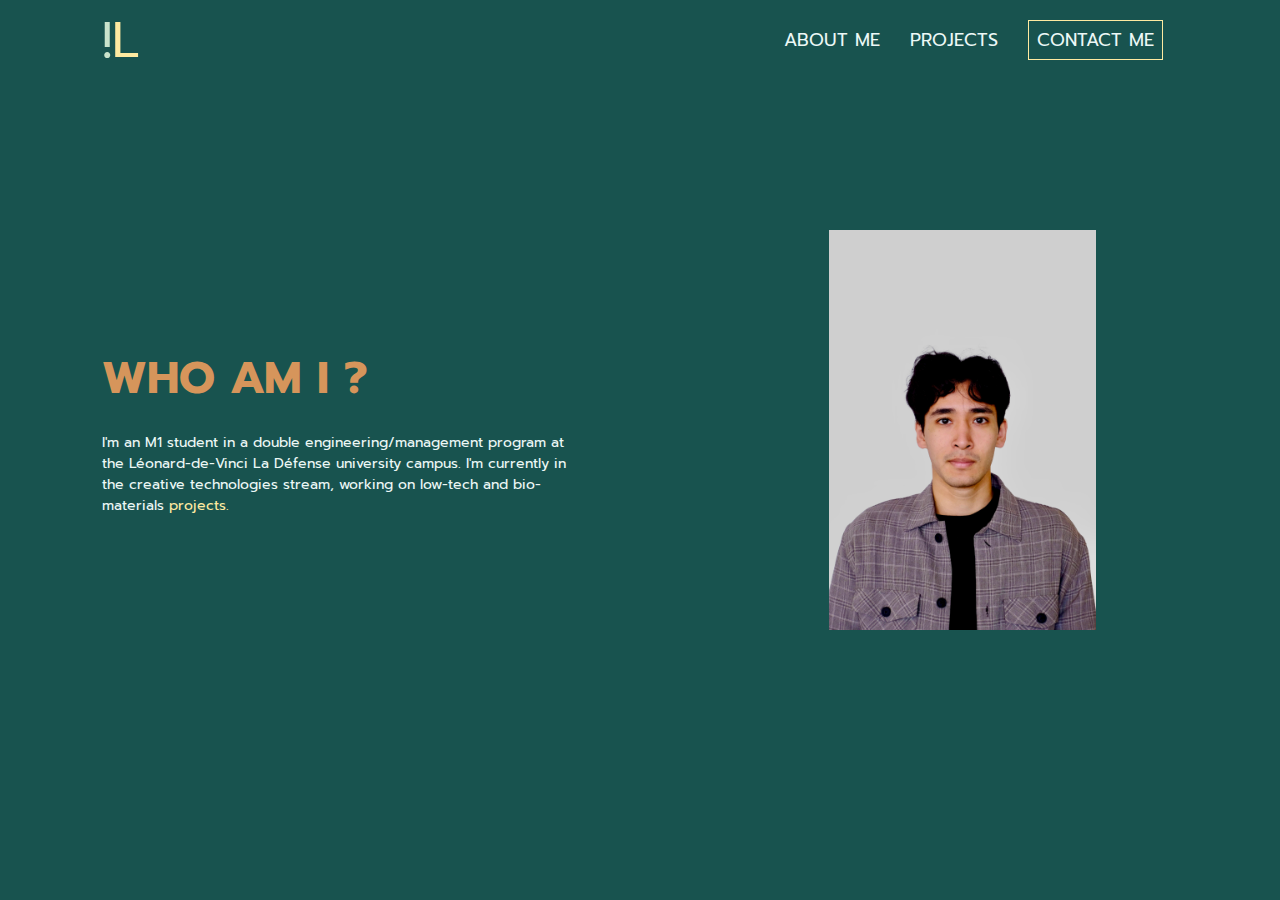
<file: index.html>
<!DOCTYPE html> <!-- Indique que ce fichier utilise HTML5 -->
<html lang="en"> <!-- Début du document, langage défini comme anglais -->
<head>
    <!-- Contenu invisible de la page et qui contient des métadonnées (liens, titre etc) -->
    <meta charset="UTF-8"> <!-- Permet l'affichage des caractères spéciaux -->
    <meta http-equiv="X-UA-Compatible" content="IE-edge"> <!-- assure la compatibilité avec d'anciens moteurs de recherche -->
    <meta name="viewport" content="width=device-width, initial-scale=1.0"> <!-- Optimisation pour les mobiles -->
    <!-- name="viewport" : Configure la manière dont la page est affichée dans le navigateur -->
    <!-- content="width=device-width" : Définit que la largeur de la page doit correspondre à celle de l’écran de l’appareil -->
    <!-- ninitial-scale=1.0 : Définit un zoom initial de 100 %, c'est-à-dire une vue normale sans agrandissement -->
    
    <title>PortefolioLJ</title> <!-- Titre affiché dans l'onglet du navigateur -->
    
    <link rel="stylesheet" href="style.css"> <!-- permet de relier un fichier externe (comme un CSS ou une icône) à mon document HTML -->
    <!-- rel="stylesheet" : Précise que le fichier lié est une feuille de style CSS. -->
    <!-- href="style.css" : Définit le chemin du fichier CSS à charger. -->

</head>
<body>
    <!-- Contenu visible de la page -->
    <header>

        <div class="logo">
            <span style ="color : #C9E3CC">!</span>L
        </div>
        <nav> <!-- Bon réflexe à avoir pour une meilleure structure sémantique et accessibilité -->
            <ul class="menu"> 
                <!-- Permet de créer des liste avec des puces, utiliser <ol></o  l> pour une liste avec des numéros -->
                   <li><a href="index.html">About me</a></li> <!-- éléments de la liste -->
                   <!-- Chaque lien <a href="..."> pointe vers un fichier HTML différent -->
                   <li><a href="Projects.html">Projects</a></li>
                   <li class="contact"><a href="Contact.html">Contact Me</a></li>
                </ul>
        </nav>
        <!-- <p class="test">blablabla</p>
        <div class="box">
            Contenu de la boîte
        </div> -->
        
    </header>

    <!-- Section dédiée à mon introduction et ma présentation  -->
    <section class="introduction">
        <div class="left">
            <h1>
                <span>WHO</span>
                <span>AM</span>
                <span>I</span>
                <span>?</span>
            </h1>
            <p>I'm an M1 student in a double engineering/management program at the Léonard-de-Vinci La Défense university campus. I'm currently in the creative 
                technologies stream, working on low-tech and bio-materials <a href="Projects.html">projects.</a> </p>
        </div>
        <div class="right">
            <img src="PP.jpg">
        </div>
    </section>

</body>
</html>
</file>
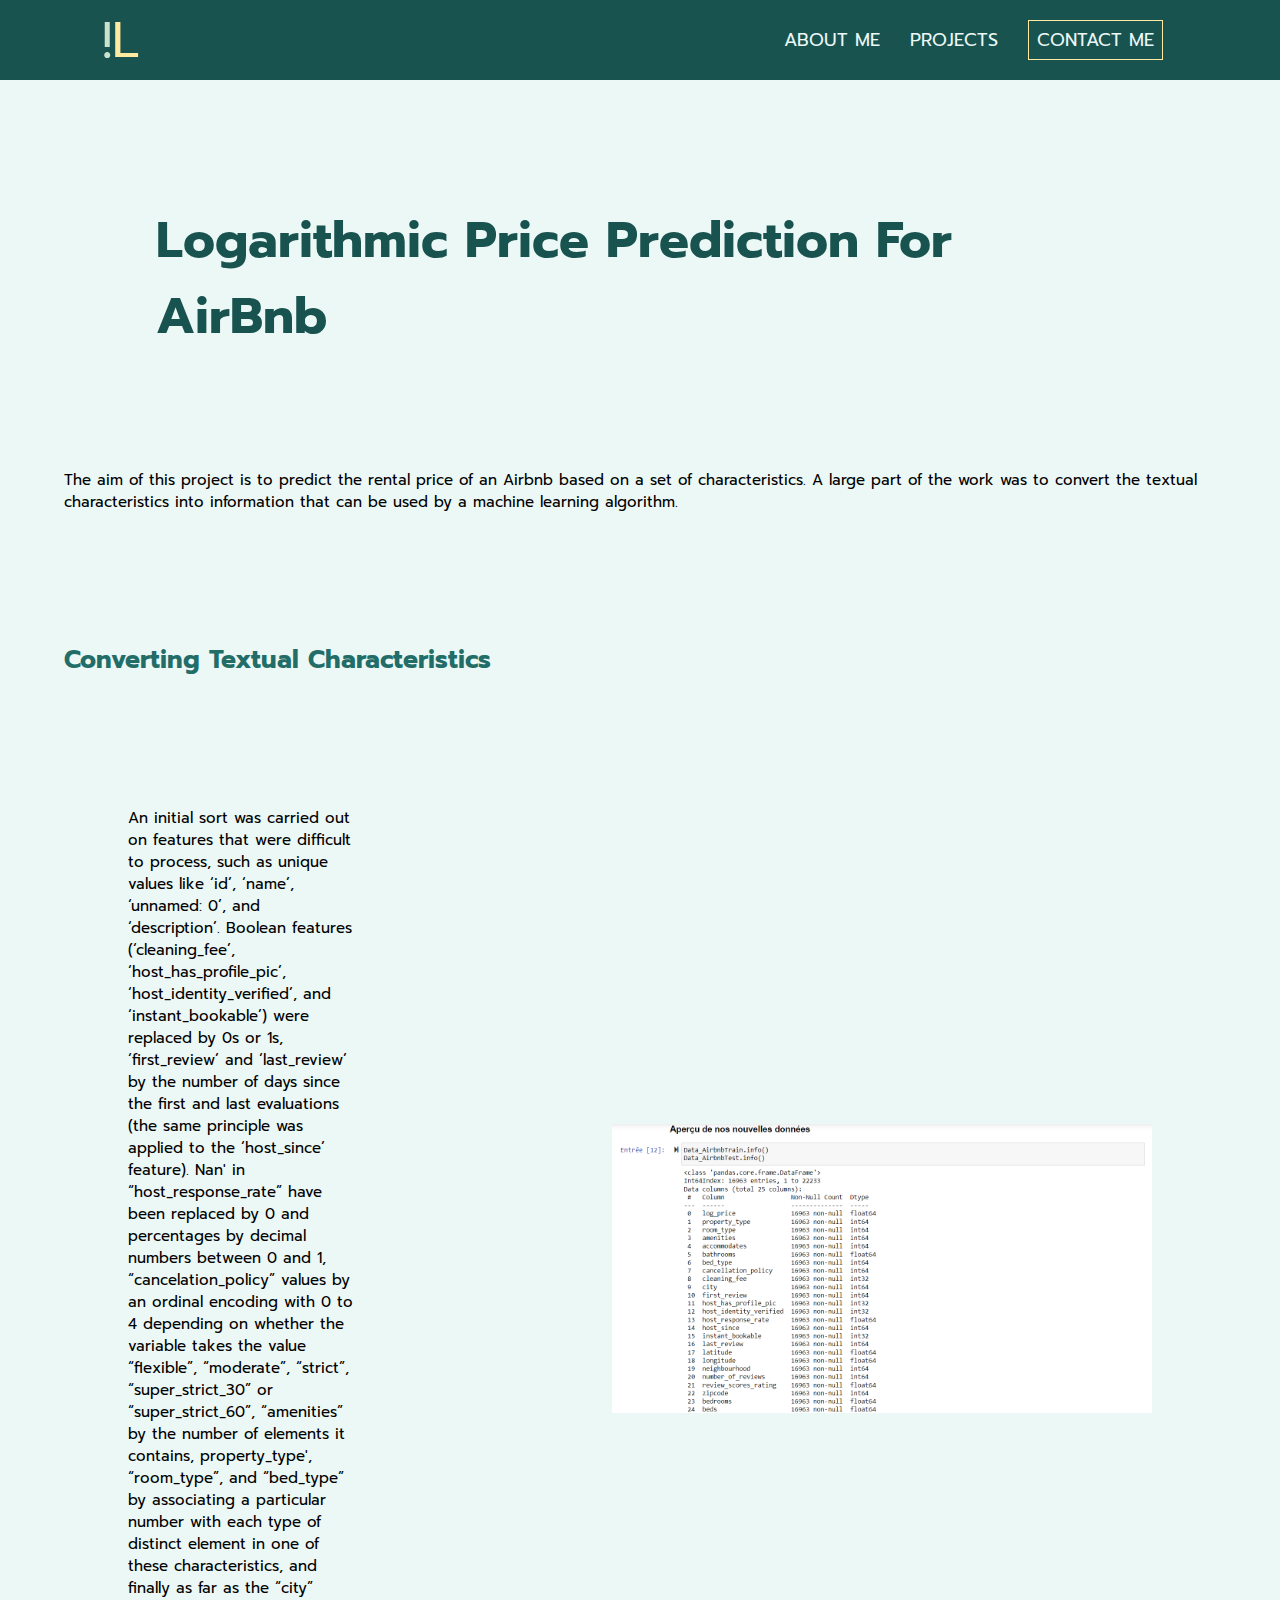
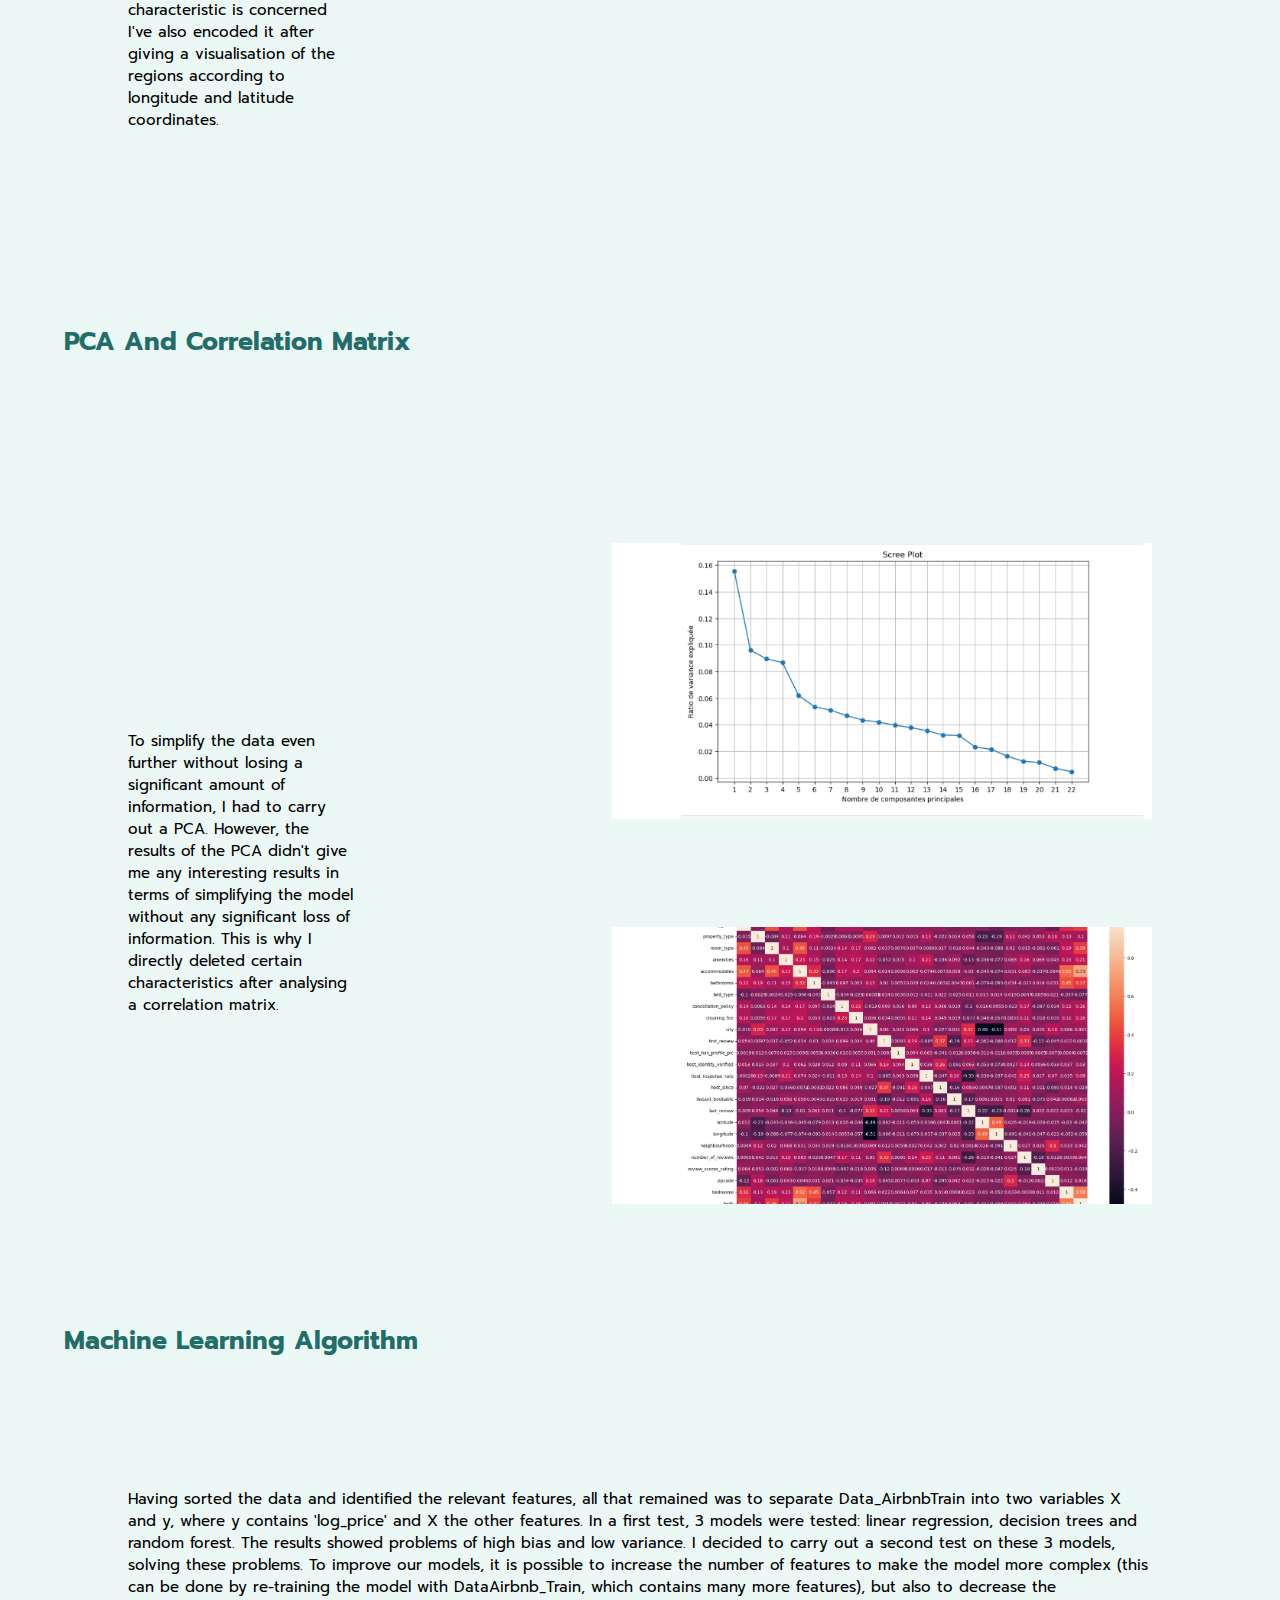
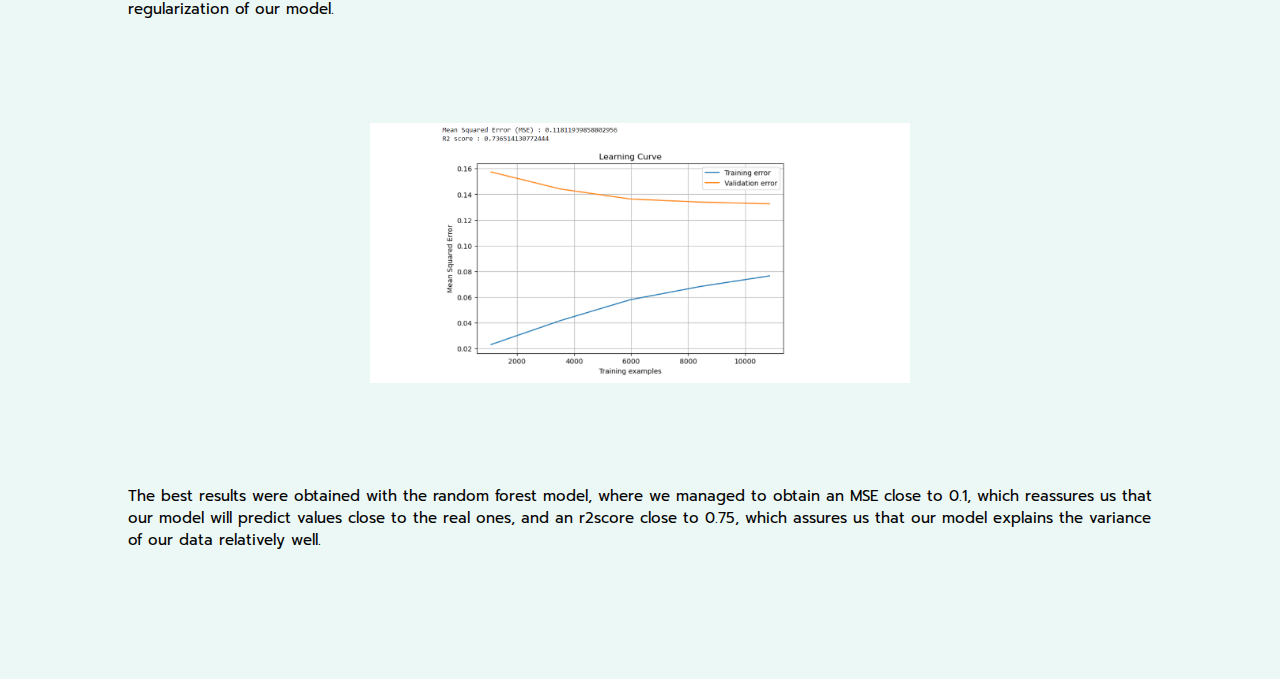
<file: AirBnbPrediction.html>
<!DOCTYPE html>
<html lang="en">
<head>
    <meta charset="UTF-8">
    <meta http-equiv="X-UA-Compatible" content="IE-edge">
    <meta name="viewport" content="width=device-width, initial-scale=1.0">
    <title>Contact</title>
    <link rel="stylesheet" href="style.css">
</head>
<body>
    <header>

        <div class="logo">
            <span style ="color : #C9E3CC">!</span>L
        </div>
        <nav> 
            <ul class="menu"> 
                   <li><a href="index.html">About me</a></li> 
                   <li><a href="Projects.html">Projects</a></li>
                   <li class="contact"><a href="Contact.html">Contact Me</a></li>
                </ul>
        </nav>
    </header>

    <section class="AirbnbProject">
        <div class="AirbnbProjectAbstract">
            <h1>
                Logarithmic Price Prediction For AirBnb
            </h1>
            
            <p>
                The aim of this project is to predict the rental price of an Airbnb based on a set of characteristics. 
                A large part of the work was to convert the textual characteristics into information that can be used by a machine learning 
                algorithm. 
            </p>
        </div>
        <div class="TextualCharacteristics">
            <h2>
                Converting Textual Characteristics
            </h2>

            <div class="ConvertingTextualCharacteristics">
            <p>
                An initial sort was carried out on features that were difficult to process, such as unique values like ‘id’, ‘name’, ‘unnamed: 0’, 
                and ‘description’. Boolean features (‘cleaning_fee’, ‘host_has_profile_pic’, ‘host_identity_verified’, and ‘instant_bookable’) 
                were replaced by 0s or 1s, ‘first_review’ and ‘last_review’ by the number of days since the first and last evaluations (the same 
                principle was applied to the ‘host_since’ feature). Nan' in “host_response_rate” have been replaced by 0 and percentages by 
                decimal numbers between 0 and 1, “cancelation_policy” values by an ordinal encoding with 0 to 4 depending on whether the variable 
                takes the value “flexible”, “moderate”, “strict”, “super_strict_30” or “super_strict_60”, “amenities” by the number of elements it 
                contains, property_type', “room_type”, and “bed_type” by associating a particular number with each type of distinct element in one 
                of these characteristics, and finally as far as the “city” characteristic is concerned I've also encoded it after giving a 
                visualisation of the regions according to longitude and latitude coordinates.
            </p>
            <img src="NouvellesDonneesAirbnb.png">
        </div>
        <div class="PCAAndCM">
            <h2>
                PCA And Correlation Matrix
            </h2>
            <div class="PCAAndCMAnalysis">
                <p>
                    To simplify the data even further without losing a significant amount of information, I had to carry out a PCA. However, the results 
                    of the PCA didn't give me any interesting results in terms of simplifying the model without any significant loss of information. This 
                    is why I directly deleted certain characteristics after analysing a correlation matrix. 
                </p>
                <diV class="PCAAndCMAnalysisImages">
                    <img src="AirBnbPCA.png">
                    <img src="AirbnbCorrelationMatrix.png">
                </diV>
            </div>
        </div>
        <div class="ModeleDePredictionAirBnb">
            <h2>
                Machine Learning Algorithm
            </h2>
            <div class="MLAlgorithm">
                <p>
                    Having sorted the data and identified the relevant features, all that remained was to separate Data_AirbnbTrain into two variables X and y, 
                    where y contains 'log_price' and X the other features. In a first test, 3 models were tested: linear regression, decision trees and random 
                    forest. The results showed problems of high bias and low variance. I decided to carry out a second test on these 3 models, solving these 
                    problems. To improve our models, it is possible to increase the number of features to make the model more complex (this can be done by 
                    re-training the model with DataAirbnb_Train, which contains many more features), but also to decrease the regularization of our model. 
                </p>
                    <diV class="MLAlgorithmImages">
                    <img src="AirBnbLearningCurveRandomForest.png">
                    </diV>
                <p>
                    The best results were obtained with the random forest model, where we managed to obtain an MSE close to 0.1, which reassures us that our model 
                    will predict values close to the real ones, and an r2score close to 0.75, which assures us that our model explains the variance of our data 
                    relatively well.
                </p>
            </div>
        </div>
    </section>

</body>
</html>
</file>
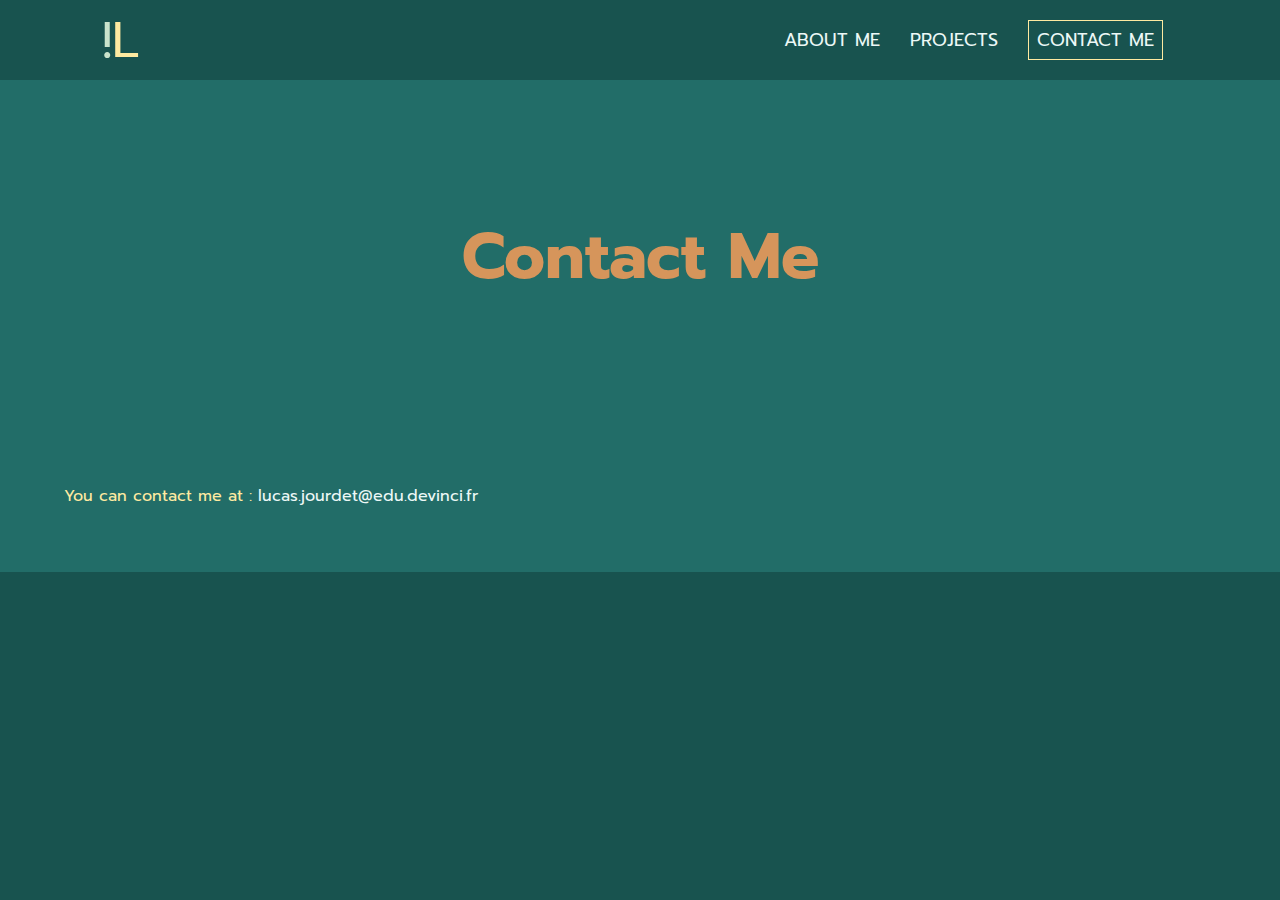
<file: Contact.html>
<!DOCTYPE html>
<html lang="en">
<head>
    <meta charset="UTF-8">
    <meta http-equiv="X-UA-Compatible" content="IE-edge">
    <meta name="viewport" content="width=device-width, initial-scale=1.0">
    <title>Contact</title>
    <link rel="stylesheet" href="style.css">
</head>
<body>
    <header>

        <div class="logo">
            <span style ="color : #C9E3CC">!</span>L
        </div>
        <nav> 
            <ul class="menu"> 
                   <li><a href="index.html">About me</a></li> 
                   <li><a href="Projects.html">Projects</a></li>
                   <li class="contact"><a href="Contact.html">Contact Me</a></li>
                </ul>
        </nav>
    </header>

    <section>
        <div class="Contacttitle">
            <h1>
                Contact Me
            </h1>
            <p>
                You can contact me at : <span style="color : #ECF8F6">lucas.jourdet@edu.devinci.fr</span>
            </p>
        </div>
    </section>

</body>
</html>
</file>
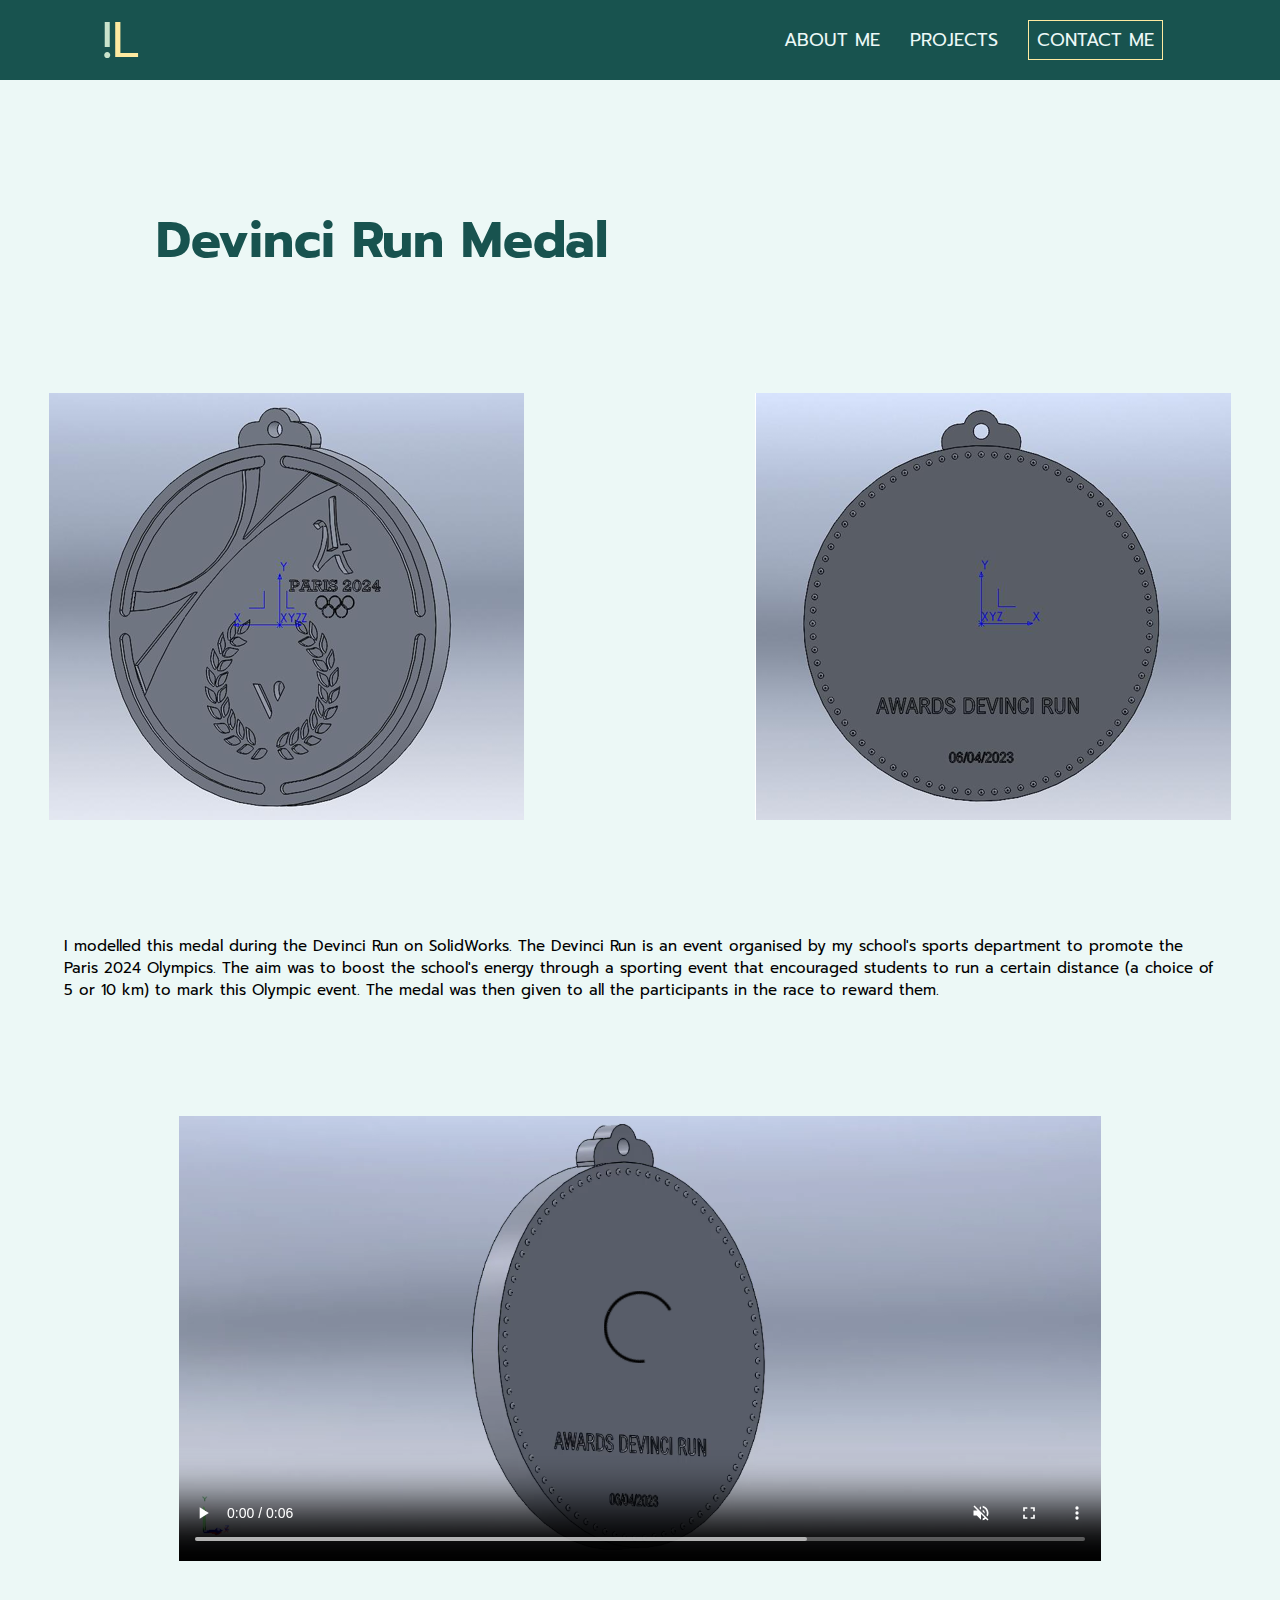
<file: MedailleDEVINCIRun.html>
<!DOCTYPE html>
<html lang="en">
<head>
    <meta charset="UTF-8">
    <meta http-equiv="X-UA-Compatible" content="IE-edge">
    <meta name="viewport" content="width=device-width, initial-scale=1.0">
    <title>Contact</title>
    <link rel="stylesheet" href="style.css">
</head>
<body>
    <header>

        <div class="logo">
            <span style ="color : #C9E3CC">!</span>L
        </div>
        <nav> 
            <ul class="menu"> 
                   <li><a href="index.html">About me</a></li> 
                   <li><a href="Projects.html">Projects</a></li>
                   <li class="contact"><a href="Contact.html">Contact Me</a></li>
                </ul>
        </nav>
    </header>
    <section class="MedailleDEVINCIRunProject">
        <div class="MedailleDEVINCIRunAbstract">
            <h1>
                Devinci Run Medal
            </h1>
            <div class="DevinciRunMedalImage">
                <img src="DevinciRunMedal1.png">
                <img src="DevinciRunMedal2.png">
            </div>
            <p>
                I modelled this medal during the Devinci Run on SolidWorks. The Devinci Run is an event organised by my school's sports 
                department to promote the Paris 2024 Olympics. The aim was to boost the school's energy through a sporting event that 
                encouraged students to run a certain distance (a choice of 5 or 10 km) to mark this Olympic event. The medal was then given to 
                all the participants in the race to reward them. 
            </p>
            <div class="DevinciRunMedalDemonstration">
                <video class="DevinciRunMedalVideo" controls muted width="600">
                    <source src="DevinciRunMedal.mp4" type="video/mp4">
                </video>
        </div>
    </section>
</body>
</html>
</file>
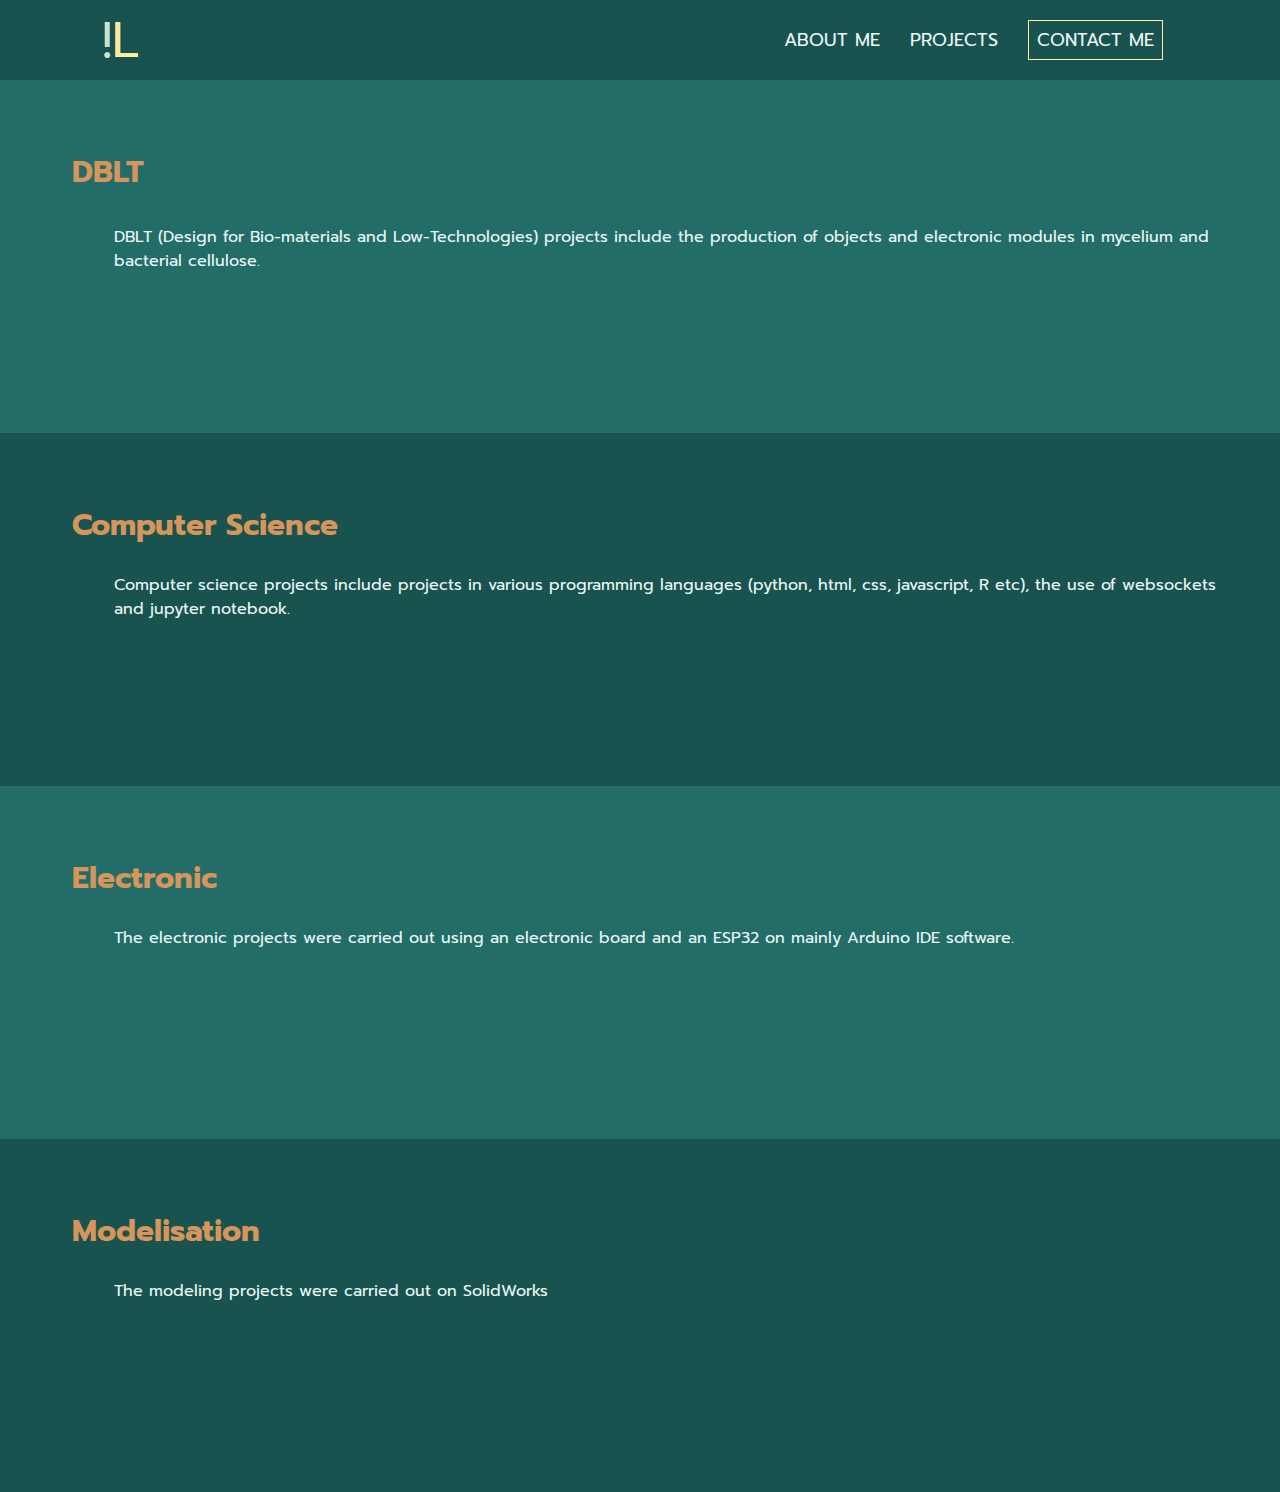
<file: Projects.html>
<!DOCTYPE html>
<html lang="en">
<head>
    <meta charset="UTF-8">
    <meta http-equiv="X-UA-Compatible" content="IE-edge">
    <meta name="viewport" content="width=device-width, initial-scale=1.0">
    <title>Projects</title>
    <link rel="stylesheet" href="style.css">
</head>
<body>
    <header>

        <div class="logo">
            <span style ="color : #C9E3CC">!</span>L
        </div>
        <nav> 
            <ul class="menu"> 
                   <li><a href="index.html">About me</a></li> 
                   <li><a href="Projects.html">Projects</a></li>
                   <li class="contact"><a href="Contact.html">Contact Me</a></li>
                </ul>
        </nav>
    </header>

    <section class = "Projects">
        <div class = "DBLT">
            <nav>
                <a href="DBLT.html">
                    <h2>
                        DBLT 
                    </h2> 
                </a>
            </nav>
            <p>
                DBLT (Design for Bio-materials and Low-Technologies) projects include the production of objects and electronic modules in mycelium and bacterial cellulose. 
            </p>
        </div>

        <div class="CS">
            <nav>
                <a href="CS.html">
                    <h2>
                        Computer Science
                    </h2>
                </a>
            </nav>
            <p>
                Computer science projects include projects in various programming languages (python, html, css, javascript, R etc), the use of websockets and jupyter notebook. 
            </p>
        </div>

        <div class="Electronic">
            <nav>
                <a href="Electronic.html">
                    <h2>
                        Electronic
                    </h2>
                </a>
            </nav>
            <p>
                The electronic projects were carried out using an electronic board and an ESP32 on mainly Arduino IDE software.
            </p>
        </div>

        <div class="Modelisation">
            <nav>
                <a href="Modelisation.html">
                    <h2>
                        Modelisation
                    </h2>
                </a>
            </nav>
            <p>
                The modeling projects were carried out on SolidWorks
            </p>
        </div>

    </section>
</body>
</html>
</file>
<file: style.css>
@import url('https://fonts.googleapis.com/css2?family=Prompt:ital,wght@0,100;0,300;1,100;1,300&display=swap');
*{
    margin: 0;
    padding: 0;
    font-family: "Prompt", serif;

}

/* Avec * { margin: 0; padding: 0; }, on supprime les styles pat défaut que le navigateur applique pour partir d’une base neutre */

body {
    background-color: #18534F;
    position: relative;
    /* permet de définir un contexte de positionnement pour un élément, tout en le laissant à sa position normale dans le flux du document, sauf si vous spécifiez des valeurs supplémentaires comme top, right, bottom, ou left. */
    height: 100vh; /*signifie que la hauteur est dynamique et s'ajuste à 100% de la hauteur de la fenêtre*/
    /* pour masquer le contenu qui dépasse de la boîte de l'élément */
}

/* MENU : HEADER */

.logo{
    color: #FEEAA1;
    font-size: 50px; /* Taille du font utilisé */

}

header{

    display : flex; 
    /* Va permettre d'aligner à l'horizontale et côte à côte les différents BLOCKS/classe compris dans la balise <header> */
    align-items: center;
    /* Va permettre de centrer les éléments du header sur l'axe horizontal qui traverse le centre du <header> */
    justify-content: space-between;
    /* Va séparer de manière équidistant les éléments/BLOCKS/classes du header */
    /* ATTENTION : il faut que la largeur du conteneur soit suffisante et il nécessite un display : flex pour que la fonction s'applique  */
    height: 80px; /* prend 80px de la fenêtre */
    padding : 0 8%
    /* crée un espace intérieur de 0 pixels en haut et en bas et de 8% de la largeur du parent à gauche et à droite */

}

.menu
{
    display: flex;
    align-items: center;
    justify-content: space-between;
}

.menu li {
    list-style: none; /*enlève les puces de la liste  */
    margin : 0 15px; 
    /*pas d'espacement en haut et en bas, ajoute un espacement de 15px à droite et à gauche*/

}  

.menu li a { 
/*contrairement à .menu li {} où on modifie un élément de liste, on touche direcement aux liens ici et au texte*/
    color: #ECF8F6;
    text-decoration: 0; /*Supprime le surlignage*/

    text-transform: uppercase; /*Met les textes du block en majuscules*/
    font-size: 18px;
    transition: 0.5s; /*Fait passer la police par défautdu text à une taille de 18 px avec une transition de 1s*/
}

.menu li a:hover{
    color: #FEEAA1;
}

.contact {
    border: 1px solid #FEEAA1; /*épaisseur de la bordure de 1px et de forme rectangulaire noire*/
    padding: 5px 8px;
}

.menu .contact a{ 
    /*.contact a {} ne modifiera pas la couleur de "contact" et gardera la couleur définit dans les éléments de .menu li a{}, ici on spécifie quel élément de la liste 
    on veut modifier précisément*/
    color: #ECF8F6; 

}

.menu .contact a:hover{ 
    border: 1px solid white;
    padding: 0 8px; 
    /*intéressant de noter que si le rectangle généré après passage de la souris est plus grand que le rectangle de base ça va élargir ce rectangle de base*/
    color: #FEEAA1
}

 /*<-----About Me----->*/

/* DESCRIPTION */

.introduction{
    height: calc(100vh - 200px);
    padding: 0 8%;
    display: flex;
    align-items: center;
    flex-direction: row;
    justify-content: space-between;
    background-color: #18534F;
}

.left{
    width: 45%;
}

.left h1{
    font-size: 45px;
    color: #D6955B;
}

.left p {
    color: #ECF8F6;
    margin-top: 20px;
    font-size: 14px;

}  

.left a {
    color: #FEEAA1;
    text-decoration: 0;
    font-size: 14px;
}

.left a:hover{
    color: #ECF8F6;
    border: 1px solid #FEEAA1;
    letter-spacing: 1px;
}

.right{
    width: 40%;
    display: flex;
    flex-direction: row;
    align-items: center;
    justify-content: center;
    height: 100%;
}
.right img{
    height: 400px;

}
/* .test{
    font-family: "Prompt", serif;
    font-weight: 100;
    font-style: italic;
}
.box {
    padding: 0 8%;
    background-color: lightblue;
} */


/* Différence entre margin et padding :

margin :

    - C'est l'espace extérieur à l'élément.
    - Sépare l’élément de ses voisins.
    - Ajoute n px d'espace autour du cadre (sépare du voisin).

padding :
    - C'est l'espace intérieur entre le contenu de l’élément (comme du texte ou une image) et ses bords.
    - Ajoute n px d'espace entre le texte et le bord du cadre.
 */


 /*<-----Projects----->*/


section.Projects h2{
    /* border: 2px solid #18534F; */
    padding: 5px 8px;
}

section.Projects h2:hover{
    color: #FEEAA1;
    border: 2px solid #ECF8F6; /*épaisseur de la bordure de 1px et de forme rectangulaire noire*/
    padding: 3px 16px;
    transition: 0.5s;
}

.DBLT {
    background-color: #226D68;
    height: 25vh;
    padding: 5% 5%;
}

.DBLT a{
    text-decoration: 0;
    font-size: 20px;
    transition: 1s; 
}

.DBLT h2{
    color: #D6955B

}

.DBLT p{
    color: #ECF8F6;
    margin-top: 25px;
    margin-left: 50px;
}


.CS {
    
    background-color: #18534F;
    height: 25vh;
    padding: 5% 5%;
 }

.CS a {
    text-decoration: 0;
    font-size: 20px;
    transition: 1s; 
}

.CS h2{
    color: #D6955B; 
    /* border: 2px solid #226D68; */
    padding: 5px 8px;
}

.CS p{
    color: #ECF8F6;
    margin-top: 20px;
    margin-left: 50px;
}

.Electronic {
    
    background-color: #226D68;
    height: 25vh;
    padding: 5% 5%;
 }

 .Electronic a {
    text-decoration: 0;
    font-size: 20px;
    transition: 1s; 
}

.Electronic h2{
    color: #D6955B; 
    /* border: 2px solid #18534F; */
    padding: 5px 8px;
}

.Electronic p{
    color: #ECF8F6;
    margin-top: 20px;
    margin-left: 50px;
}

.Modelisation {
    
    background-color: #18534F;
    height: 25vh;
    padding: 5% 5%;
 }

 .Modelisation a {
    text-decoration: 0;
    font-size: 20px;
    transition: 1s; 
}

.Modelisation h2{
    color: #D6955B; 
    /* border: 2px solid #226D68; */
    padding: 5px 8px;
}

.Modelisation p{
    color: #ECF8F6;
    margin-top: 20px;
    margin-left: 50px;
}

 /*<-----ProjectsDBLT----->*/


 .DBLTtitle{
    color: #D6955B; 
    display: flex;
    align-items: center;
    justify-content: center;
    padding-top: 10%;
    padding-bottom: 9%;
    font-size: 8vw;
 }

.DBLTProjects li {
    display: flex;
    justify-content: center;
}

.DBLTProjects li a{
    text-decoration: 0;
    display: block; /* Permet au lien de se comporter comme un bloc */
    width: 70vw; /* Prend toute la largeur de l'écran */
    height: 70vh; /* Ajuste la hauteur selon tes besoins */
    text-align: center; /* Centre le texte horizontalement */    
    font-size: 40px;
    color: #FEEAA1;
    /* Pour centrer et faire couvrir l'image */
    background-size: cover; /* L'image couvre tout le bloc */
    background-position: center; /* Centre l'image */
    margin: 5% 0;

}

.DBLTProjects a:hover{
    opacity: 0.5;
}

.BioSensors {
    background-image: url('BioSensors.jpg'); /* Lien vers ton image */
    /* animation: scroll-vertical 18s linear infinite; Animation pour le défilement */

}


.MyceliumPizzaOven{
    background-image: url('MyceliumPizzaOven.jpg'); 
    /* animation: scroll-vertical 9s linear infinite;  */
}

section{
    background-color: #226D68;
 }

 /*<-----ProjectsCS----->*/


 .CStitle h1{
    color: #D6955B; 
    display: flex;
    align-items: center;
    justify-content: center;
    padding-top: 13%;
    padding-bottom: 12%;
    font-size: 8vw;


 }


.CSProjects li {
    display: flex;
    justify-content: center;
}

.CSProjects li a{
    text-decoration: 0;
    display: block; /* Permet au lien de se comporter comme un bloc */
    width: 70vw; /* Prend toute la largeur de l'écran */
    height: 70vh; /* Ajuste la hauteur selon tes besoins */
    text-align: center; /* Centre le texte horizontalement */
    font-size: 40px;
    color: #FEEAA1;

    /* Pour centrer et faire couvrir l'image */
    background-size: cover; /* L'image couvre tout le bloc */
    background-position: center; /* Centre l'image */
    margin: 5% 0;

}

.CSProjects a:hover{
    opacity: 0.5;

}

.RythmGame{
    background-image: url('RythmGame.png'); 
}

.AirBnbPrediction {
    background-image: url('AirBnb.png'); /* Lien vers ton image */

}

 /*<-----ProjectsElectronic----->*/


 .Electronictitle{
    color: #D6955B;
    display: flex;
    align-items: center;
    justify-content: center;
    padding-top: 10%;
    padding-bottom: 9%;
    font-size: 8vw;
 }


.ElectronicProjects li {
    display: flex;
    justify-content: center;
}

.ElectronicProjects li a{
    text-decoration: 0;
    display: block; /* Permet au lien de se comporter comme un bloc */
    width: 70vw; /* Prend toute la largeur de l'écran */
    height: 70vh; /* Ajuste la hauteur selon tes besoins */
    text-align: center; /* Centre le texte horizontalement */
    font-size: 40px;
    color: #FEEAA1;

    /* Pour centrer et faire couvrir l'image */
    background-size: cover; /* L'image couvre tout le bloc */
    background-position: center; /* Centre l'image */
    margin: 5% 0;
}

.ElectronicProjects a:hover{
    opacity: 0.5;

}


.FightGame{
    background-image: url('FightGame.png'); 
    animation: scroll-vertical 15s linear infinite; 
}


/*<-----ProjectsModelisation----->*/


.Modelisationtitle h1{
    color: #D6955B; 
    display: flex;
    align-items: center;
    justify-content: center;
    padding-top: 13%;
    padding-bottom: 12%;
    font-size: 8vw;


 }


.ModelisationProjects li {
    display: flex;
    justify-content: center;
}

.ModelisationProjects li a{
    text-decoration: 0;
    display: block; /* Permet au lien de se comporter comme un bloc */
    width: 70vw; /* Prend toute la largeur de l'écran */
    height: 70vh; /* Ajuste la hauteur selon tes besoins */
    text-align: center; /* Centre le texte horizontalement */
    font-size: 40px;
    color: #FEEAA1;

    /* Pour centrer et faire couvrir l'image */
    background-size: cover; /* L'image couvre tout le bloc */
    background-position: center; /* Centre l'image */
    margin: 5% 0;

}

.ModelisationProjects a:hover{
    opacity: 0.5;

}

.MedailleDEVINCIRun{
    background-image: url('DevinciRunMedal1.png'); 
}

.ModelisationConcorde {
    background-image: url('ConcordeModeling.png'); /* Lien vers ton image */

}


/*<-----ProjectsBioSensors----->*/



.BioHybridSensors{
    background-color: #ECF8F6;

}

.BioHybridSensors h1{
    color: #18534F;
    font-size: 50px;
    padding: 0 8%;
    padding-top: 5%;
    padding-bottom: 0%;
}

.BioHybridSensors p{
    font-size: 15px;
    padding: 5% 5%;

}

.BioHybridSensorsAbstract img{
    width: 50vh;
    display: block;
    margin: 0 auto; /* Centre horizontalement */
    padding-bottom: 5%;
}

.BioHybridSensors h2{
    padding: 0 5%;
    padding-top: 5%;
    padding-bottom: 0%;    
    color: #226D68;
    font-size: 25px;
}

.TemperatureSensor1{
    display: flex;
    justify-content: center;
    align-items: center;
    padding: 5% 0;
    margin-right: 10%;
}

.TemperatureSensor1 p{
    margin: 0 10%;
}

.TemperatureSensor1Image {
    padding: 0 5%;
    display: flex;
    flex-direction: column;
    align-items: center;
    justify-content: center;
    
}

.TemperatureSensor1Image img{
    width: 40vh;
    margin: 10%;
}

.TemperatureSensor2{
    display: flex;
    justify-content: center;
    align-items: center;
    padding: 5% 0;
    margin-left: 10%;
}

.TemperatureSensor2 p{
    margin: 0 10%;
}

.TemperatureSensor2Image {
    padding: 0 5%;
    display: flex;
    flex-direction: column;
    align-items: center;
    justify-content: center;
    
}

.TemperatureSensor2Image img{
    width: 40vh;
    margin: 10%;
}


.TemperatureSensorDemonstration{
padding: 0 5%;
}

.TemperatureSensorDemonstrationVideo{
    display: flex;
    flex-direction: row;
    align-items: center;
    justify-content: center;
    padding: 0 5%;
}

.TemperatureSensorDemonstrationVideo video{
    padding: 5% 0;
    margin: 0 5%; 
    width: 60vh;
    max-width: 100%;
}



.StretchSensor1{
    display: flex;
    justify-content: center;
    align-items: center;
    padding: 5% 0;
    margin-right: 10%;
}

.StretchSensor1 p{
    margin: 0 10%;
}

.StretchSensor1Image {
    padding: 0 5%;
    display: flex;
    flex-direction: column;
    align-items: center;
    justify-content: center;
    
}

.StretchSensor1Image img{
    width: 40vh;
    margin: 10%;
}

.StretchSensor2{
    display: flex;
    justify-content: center;
    align-items: center;
    padding: 5% 0;
    margin-left: 10%;
}

.StretchSensor2 p{
    margin: 0 10%;
}

.StretchSensor2Image {
    padding: 0 5%;
    display: flex;
    flex-direction: column;
    align-items: center;
    justify-content: center;
    
}

.StretchSensor2Image img{
    width: 40vh;
    margin: 10%;
}

.StretchSensor3{
    padding: 0 5%;
}

.StretchSensor3 p{
    margin: 0 6%;
}

.StretchSensor3Image {
    display: flex;
    flex-direction: row;
    align-items: center;
    justify-content: center;
    padding: 0 5%;
    
}

.StretchSensor3Image img{
    width: 40vh;
    padding: 5% 0;
    margin: 0 3%; 
    max-width: 100%;
}

.StretchSensorDemonstration{
    padding: 0 5%;
    }



.Matrix1{
    display: flex;
    justify-content: center;
    align-items: center;
    padding: 5% 0;
    margin-right: 10%;
}

.Matrix1 p{
    margin: 0 10%;
}

.Matrix a{
    text-decoration: 0;
    color: #226D68;
}

.Matrix a:hover{
    color: #D6955B;
    border: 2px solid #ECF8F6; 
    padding: 3px 16px;
    transition: 0.5s;
}

.Matrix1Image {
    padding: 0 5%;
    display: flex;
    flex-direction: column;
    align-items: center;
    justify-content: center;
    
}

.Matrix1Image img{
    width: 40vh;
    margin: 10%;
}

.Matrix2{
    display: flex;
    justify-content: center;
    align-items: center;
    padding: 5% 0;
    margin-left: 10%;
}

.Matrix2 p{
    margin: 0 10%;
}


.Matrix2Image {
    padding: 0 5%;
    display: flex;
    flex-direction: column;
    align-items: center;
    justify-content: center;
    
}

.Matrix2Image img{
    width: 40vh;
    margin: 10%;
}

.MatrixDemonstration{
    padding: 0 5%;
    padding-bottom: 5%;
}

@keyframes scroll-vertical {
    0% {
        background-position: center top; /* Départ en haut */
    }
    100% {
        background-position: center bottom; /* Descend vers le bas */
    }
}


.MyceliumPizzaOvenProject{
    background-color: #ECF8F6;

}

.MyceliumPizzaOvenAbstract{
    padding: 0 5%;
    display: flex;
    flex-direction: column;
    align-items: center;
    justify-content: center;
}

.MyceliumPizzaOvenAbstract h1{
    color: #18534F;
    font-size: 50px;
    padding: 0 8%;
    padding-top: 5%;
    padding-bottom: 0%;
}

.MyceliumPizzaOvenAbstract p{
    font-size: 15px;
    padding: 5% 5%;
    margin-bottom: 3%;
}

.MyceliumPizzaOvenAbstract a{
    text-decoration: 0;
    color: #226D68;

}

.MyceliumPizzaOvenAbstract a:hover{
    color: #D6955B;
    border: 2px solid #ECF8F6; 
    padding: 3px 16px;
    transition: 0.5s;
}

.MyceliumPizzaOvenAbstract img{
    width: 80vh;
    margin: 0 10%;
}


.MyceliumPizzaOvenProjectFabrication h2{
    padding: 10% 5%;  
    color: #226D68;
    font-size: 25px;
}

.MyceliumPizzaOvenProjectFabricationPrototype p{
    padding: 0 5%;
    margin: 0 10%;
    margin-bottom: 5%;
    font-size: 15px;
}


.MyceliumPizzaOvenProjectFabricationPrototypeImages {
    display: flex;
    flex-direction: row;
    align-items: center;
    justify-content: center;
    padding: 0 5%;
}

.MyceliumPizzaOvenProjectFabricationPrototypeImages img{
    width: 40vh;
    padding: 5% 0;
    margin: 0 3%; 
    max-width: 100%;
}


/* <-------ProjetAirBnb-------> */

.AirbnbProject{
    background-color: #ECF8F6;

}

.AirbnbProject h1{
    color: #18534F;
    font-size: 50px;
    padding: 0 8%;
    padding-top: 5%;
    padding-bottom: 10%;
}

.AirbnbProjectAbstract{
    padding: 5% 5%;
}

.AirbnbProjectAbstract p{
    font-size: 15px;

}


.TextualCharacteristics h2{
    padding: 0 5%;
    padding-top: 5%;
    padding-bottom: 0%;    
    color: #226D68;
    font-size: 25px;
}

.ConvertingTextualCharacteristics{
    display: flex;
    flex-direction: row;
    align-items: center;
    justify-content: center;
}

.ConvertingTextualCharacteristics p{
    margin: 10% 10%;
    font-size: 15px;
}

.ConvertingTextualCharacteristics img{
    width: 60vh;
    padding: 10% 0;
    margin: 0 10%;
}

.PCAAndCMAnalysis {
    display: flex;
    flex-direction: row;
    align-items: center;
    justify-content: center;
}

.PCAAndCMAnalysis p{
    margin-left: 10%;
    margin-right: 10%;
    margin-top: 10%;
    font-size: 15px;
}

.PCAAndCMAnalysisImages {
    display: flex;
    flex-direction: column;
    align-items: center;
    justify-content: center;
    margin: 10%;
    margin-bottom: 0;
}

.PCAAndCMAnalysis img{
    width: 60vh;
    padding: 10% 0;
    margin: 0 5%;
}


.MLAlgorithm{
    padding: 10% 10%;
}

.MLAlgorithm p{
    font-size: 15px;
}

.MLAlgorithmImages{
    display: flex;
    align-items: center;
    justify-content: center;
}

.MLAlgorithm img{
    width: 60vh;
    padding: 10% 0;
    margin: 0 5%;
}


/* <-------ProjetRythmGame-------> */

.RythMGameProject{
    background-color: #ECF8F6;
}

.RythmGameAbstract h1{
    color: #18534F;
    font-size: 50px;
    padding: 0 8%;
    padding-top: 5%;
    padding-bottom: 10%;
}

.RythmGameAbstract{
    padding: 5% 5%;
}

.RythmGameAbstract p{
    font-size: 15px;

}

.RythmGameAbstract a{
    text-decoration: 0;
    color: #226D68;

}

.RythmGameAbstract a:hover{
    color: #D6955B;
    border: 2px solid #ECF8F6; 
    padding: 3px 16px;
    transition: 0.5s;
}

.TextDemoRythmGame{
    margin: 10% 0;
}

.RythmGameDemonstration{
    display: flex;
    flex-direction: row;
    align-items: center;
    justify-content: center;
    padding: 0 5%;
}
    
.RythmGameDemonstration video{
    padding: 5% 0;
    margin: 0 5%; 
    width: 60vh;
    max-width: 100%;
}

/* <-------FightGameProject-------> */

.FightGameProject{
    background-color: #ECF8F6;
}

.FightGameAbstract h1{
    color: #18534F;
    font-size: 50px;
    padding: 0 8%;
    padding-top: 5%;
    padding-bottom: 10%;
}

.FightGameAbstract{
    padding: 5% 5%;
    display: flex;
    flex-direction: column;
    align-items: center;
    justify-content: center;
}

.FightGameAbstract p{
    font-size: 15px;

}

.FightGameAbstract img{
    margin: 10% 0;
    width: 90%;
}

.FightGameDemonstration1{
    display: flex;
    align-items: center;
    justify-content: center;
}

.FightGameDemon1{
    margin: 5% 0;
    width: 80%;
}

.FightGameDemonstration2{
    display: flex;
    align-items: center;
    justify-content: center;
}

.FightGameDemo2{
    margin: 5% 0;
    width: 80%;
}

/* <-------ProjetMedailleDEVINCIRun-------> */

.MedailleDEVINCIRunProject{
    background-color: #ECF8F6;
}

.MedailleDEVINCIRunAbstract h1{
    color: #18534F;
    font-size: 50px;
    padding: 0 8%;
    padding-top: 5%;
    padding-bottom: 5%;
}

.MedailleDEVINCIRunAbstract{
    padding: 5% 5%;
}

.MedailleDEVINCIRunAbstract p{
    font-size: 15px;
    margin-top: 5%;
}

.DevinciRunMedalImage{
    display: flex;
    flex-direction: row;
    align-items: center;    
    justify-content: center;
}

.DevinciRunMedalImage img{
    width: 60%;
    margin: 5% 10%;
}

.DevinciRunMedalDemonstration{
    display: flex;
    align-items: center;
    justify-content: center;
    margin: 10% 0;
}

.DevinciRunMedalDemonstration video{
    width: 80%;
}

.ModelisationConcordeProject{
    background-color: #ECF8F6;
}

.ModelisationConcordeAbstract h1{
    color: #18534F;
    font-size: 50px;
    padding: 0 8%;
    padding-top: 5%;
    padding-bottom: 5%;
}


.ModelisationConcordeAbstract{
    padding: 5% 5%;
}

.ModelisationConcordeAbstract p{
    font-size: 15px;
    margin-top: 5%;
}

.ModelisationConcordeAbstract h2{
    padding: 0 5%;
    padding-top: 10%;
    padding-bottom: 0%;    
    color: #226D68;
    font-size: 25px;
}

.ModelisationConcordeFuselage{
    display: flex;
    flex-direction: row;
    align-items: center;
    justify-content: center;
    margin: 10% 10%;

}

.ModelisationConcordeFuselage p{
    font-size: 15px;
    margin-right: 10%;
}

.ModelisationConcordeFuselageImage{
    display: flex;
    align-items: center;
    justify-content: center;
    flex-direction: column;
}

.ModelisationConcordeFuselageImage img{
    width: 50vh;
    margin: 10% 0;
}

.ModelisationConcordeFuselageDemonstration p{
    margin-bottom: 10%;
}

.ModelisationConcordeFuselagelVideo{
    display: flex;
    flex-direction: column;
    align-items: center;
    justify-content: center; 
}

.ModelisationConcordeFuselagelVideo video{
    width: 80%;
}

.ModelisationConcordelVideo{
    display: flex;
    flex-direction: column;
    align-items: center;
    justify-content: center; 
}

.ModelisationConcordelVideo video{
    width: 80%;
}


.ModelisationConcordeDemonstration p{
    margin-bottom: 10%;
    margin-top: 8%;
}

.ModelisationConcordeDemonstrationVideo{
    display: flex;
    align-items: center;
    justify-content: center;

}

.ModelisationConcordeDemonstrationVideo video{
    width: 80%;
}
@media (max-width: 1000px) {

    .introduction{
        flex-direction: column;
    }

    .right{
        flex-direction: column;
    }

    .right img{
        margin: 10% 0;
    }

    .TemperatureSensorDemonstrationVideo {
        flex-direction: column; /* Passe les vidéos en colonne */
    }

    .TemperatureSensorDemonstrationVideo video{
        max-width: 90%;
    }

    .TemperatureSensor1 {
        flex-direction: column; 
        margin-right: 0;
    }

    .TemperatureSensor1Image img{
        margin: 10% auto;

    }

    .TemperatureSensor2 {
        flex-direction: column; 
        margin-left: 0;
    }


    .TemperatureSensor2Image img{
        margin: 10% auto;
    }

    .StretchSensor1 {
        flex-direction: column;
        margin-right: 0;
    }

    .StretchSensor1Image img{
        margin: 10% auto;

    }

    .StretchSensor2 {
        flex-direction: column; 
        margin-left: 0;

    }

    .StretchSensor2Image img{
        margin: 10% auto;
    }

    .StretchSensor3Image{
        flex-direction: column;
    }

    .StretchSensor3Image img{
        margin: 0 auto;
    }

    .Matrix1 {
        flex-direction: column;
        margin-right: 0;
    }

    .Matrix1Image img{
        margin: 10% auto;

    }

    .Matrix2 {
        flex-direction: column; 
        margin-left: 0;

    }

    .Matrix2Image img{
        margin: 10% auto;
    }

    .MyceliumPizzaOvenProjectFabricationPrototypeImages{
        flex-direction: column;
    }

    .MyceliumPizzaOvenProjectFabricationPrototypeImages img{
        margin: 0 auto;
    }

    .PCAAndCMAnalysis{
        flex-direction: column;
    }

    .PCAAndCMAnalysisImages {
        flex-direction: column;
    }

    .PCAAndCMAnalysisImages img{
        margin: 0 auto;
    }

    .ConvertingTextualCharacteristics{
        flex-direction: column;
    }

    .ConvertingTextualCharacteristics img{
        margin: 0 auto;
    }

    .RythmGameDemonstration{
        flex-direction: column;
    }
    .DevinciRunMedalImage{
        flex-direction: column;
    }

    .ModelisationConcordeFuselage{
        flex-direction: column;
    }

    .ModelisationConcordeFuselage p{
        margin-right: 0%;
    }

    .ModelisationConcordeFuselage img{
        width: 80%;
    }

}


/* <----------ContactMe----------> */

.Contacttitle h1{
    color: #D6955B; 
    display: flex;
    align-items: center;
    justify-content: center;
    padding-top: 10%;
    padding-bottom: 9%;
    font-size: 5vw;
}

.Contacttitle p{
    color: #FEEAA1;
    margin: 0 5%;
    padding: 5% 0;
}
</file>
